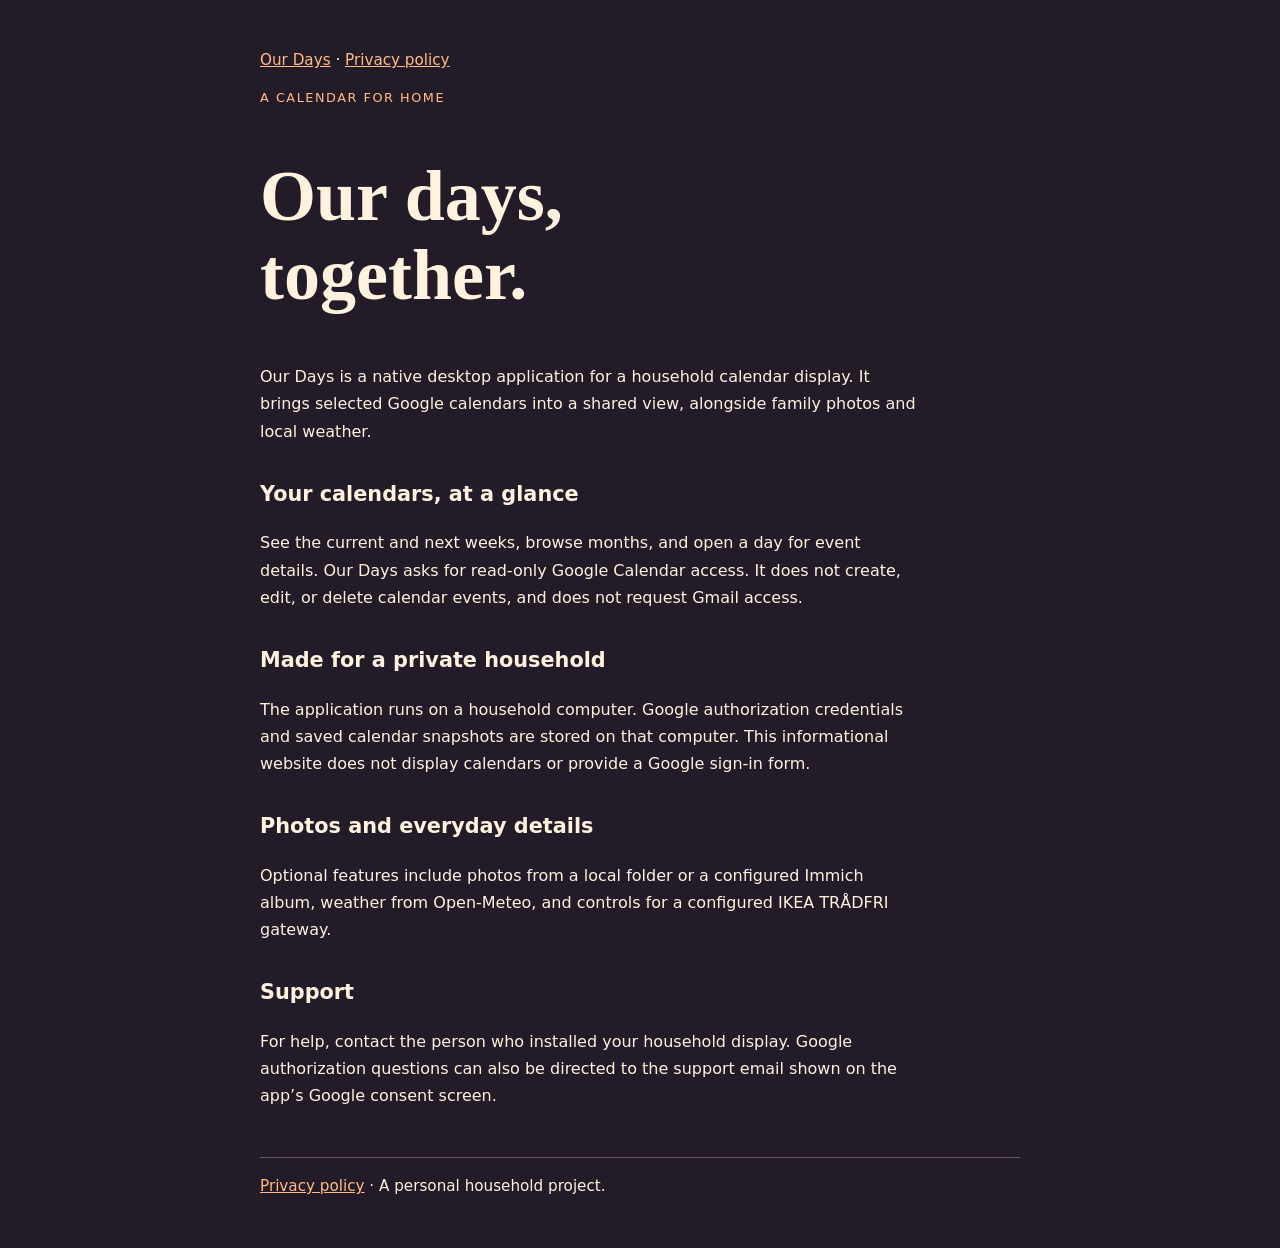
<file: index.html>
<!doctype html>
<html lang="en"><head><meta charset="utf-8"><meta name="viewport" content="width=device-width,initial-scale=1"><title>Our Days — a home calendar</title><meta name="description" content="Our Days is a private household calendar display with read-only Google Calendar access."><link rel="stylesheet" href="styles.css"></head><body>
<nav aria-label="Main navigation"><a href="index.html" aria-current="page">Our Days</a> · <a href="privacy.html">Privacy policy</a></nav>
<main><p class="eyebrow">A calendar for home</p><h1>Our days,<br>together.</h1><p>Our Days is a native desktop application for a household calendar display. It brings selected Google calendars into a shared view, alongside family photos and local weather.</p>
<h2>Your calendars, at a glance</h2><p>See the current and next weeks, browse months, and open a day for event details. Our Days asks for read-only Google Calendar access. It does not create, edit, or delete calendar events, and does not request Gmail access.</p>
<h2>Made for a private household</h2><p>The application runs on a household computer. Google authorization credentials and saved calendar snapshots are stored on that computer. This informational website does not display calendars or provide a Google sign-in form.</p>
<h2>Photos and everyday details</h2><p>Optional features include photos from a local folder or a configured Immich album, weather from Open-Meteo, and controls for a configured IKEA TRÅDFRI gateway.</p>
<h2>Support</h2><p>For help, contact the person who installed your household display. Google authorization questions can also be directed to the support email shown on the app’s Google consent screen.</p>
</main><footer><a href="privacy.html">Privacy policy</a> · A personal household project.</footer></body></html>
</file>
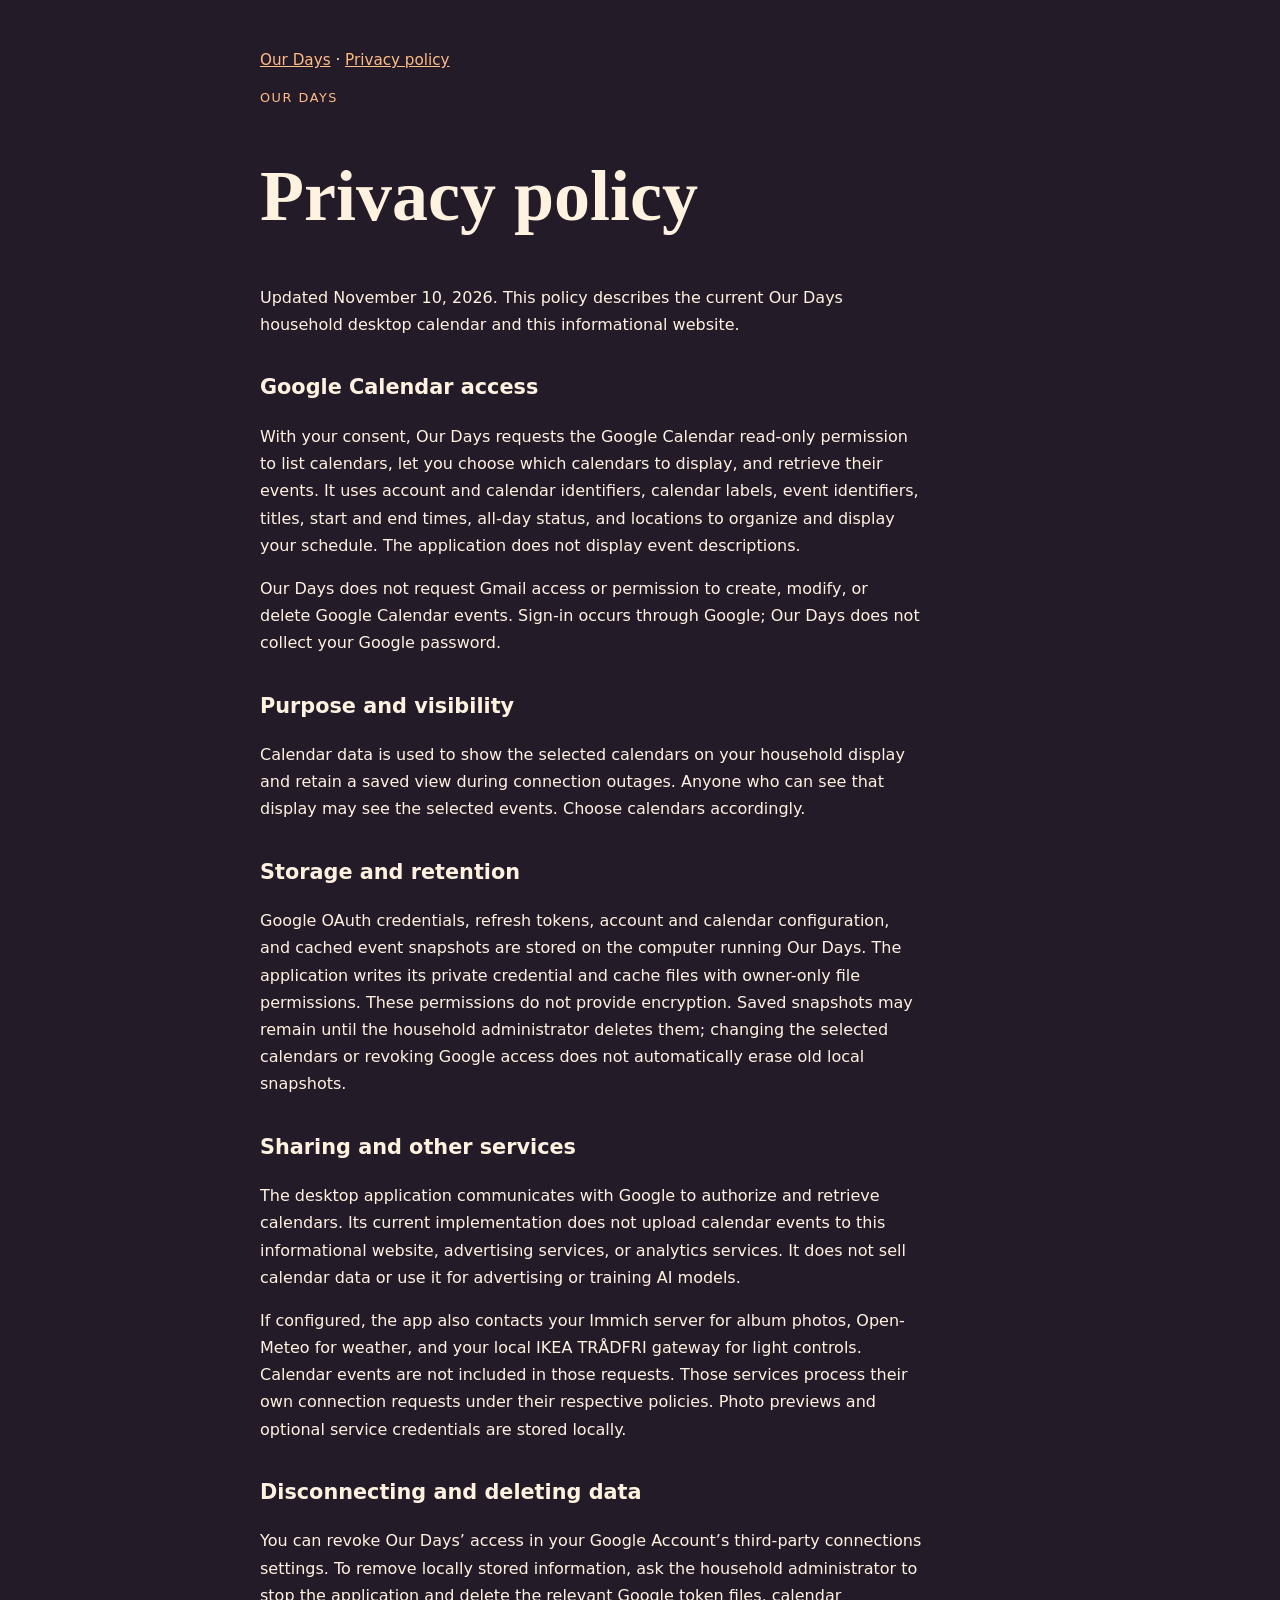
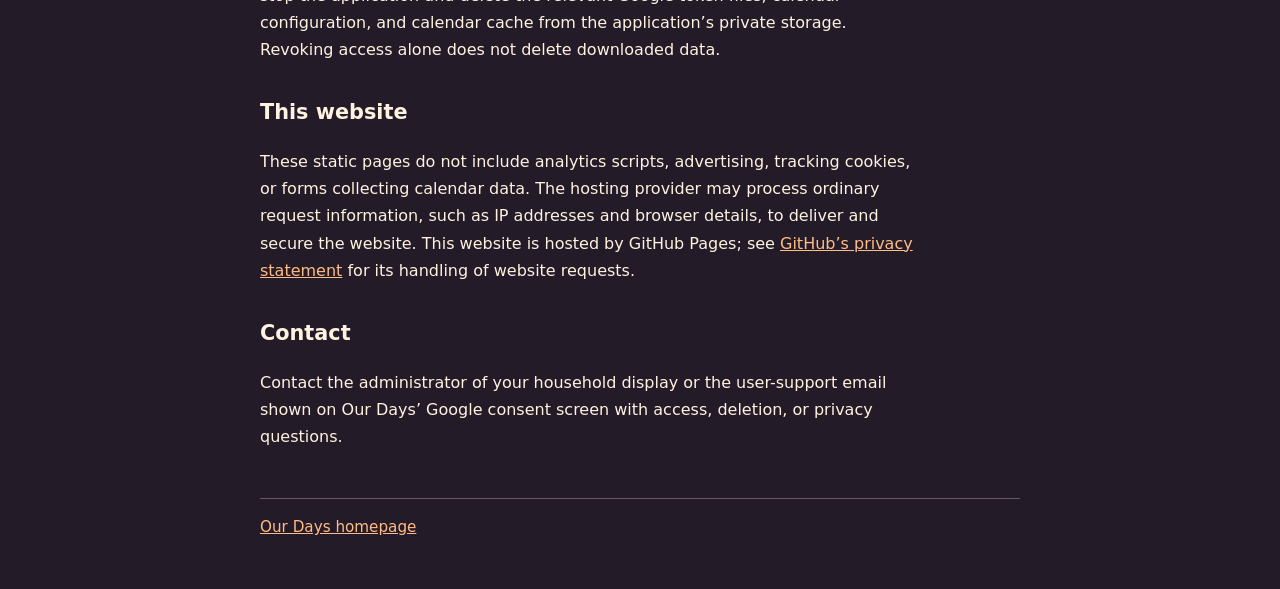
<file: privacy.html>
<!doctype html>
<html lang="en"><head><meta charset="utf-8"><meta name="viewport" content="width=device-width,initial-scale=1"><title>Privacy policy — Our Days</title><meta name="description" content="How the Our Days household calendar uses and stores Google Calendar data."><link rel="stylesheet" href="styles.css"></head><body>
<nav aria-label="Main navigation"><a href="index.html">Our Days</a> · <a href="privacy.html" aria-current="page">Privacy policy</a></nav><main>
<p class="eyebrow">Our Days</p><h1>Privacy policy</h1><p>Updated November 10, 2026. This policy describes the current Our Days household desktop calendar and this informational website.</p>
<h2>Google Calendar access</h2><p>With your consent, Our Days requests the Google Calendar read-only permission to list calendars, let you choose which calendars to display, and retrieve their events. It uses account and calendar identifiers, calendar labels, event identifiers, titles, start and end times, all-day status, and locations to organize and display your schedule. The application does not display event descriptions.</p><p>Our Days does not request Gmail access or permission to create, modify, or delete Google Calendar events. Sign-in occurs through Google; Our Days does not collect your Google password.</p>
<h2>Purpose and visibility</h2><p>Calendar data is used to show the selected calendars on your household display and retain a saved view during connection outages. Anyone who can see that display may see the selected events. Choose calendars accordingly.</p>
<h2>Storage and retention</h2><p>Google OAuth credentials, refresh tokens, account and calendar configuration, and cached event snapshots are stored on the computer running Our Days. The application writes its private credential and cache files with owner-only file permissions. These permissions do not provide encryption. Saved snapshots may remain until the household administrator deletes them; changing the selected calendars or revoking Google access does not automatically erase old local snapshots.</p>
<h2>Sharing and other services</h2><p>The desktop application communicates with Google to authorize and retrieve calendars. Its current implementation does not upload calendar events to this informational website, advertising services, or analytics services. It does not sell calendar data or use it for advertising or training AI models.</p><p>If configured, the app also contacts your Immich server for album photos, Open-Meteo for weather, and your local IKEA TRÅDFRI gateway for light controls. Calendar events are not included in those requests. Those services process their own connection requests under their respective policies. Photo previews and optional service credentials are stored locally.</p>
<h2>Disconnecting and deleting data</h2><p>You can revoke Our Days’ access in your Google Account’s third-party connections settings. To remove locally stored information, ask the household administrator to stop the application and delete the relevant Google token files, calendar configuration, and calendar cache from the application’s private storage. Revoking access alone does not delete downloaded data.</p>
<h2>This website</h2><p>These static pages do not include analytics scripts, advertising, tracking cookies, or forms collecting calendar data. The hosting provider may process ordinary request information, such as IP addresses and browser details, to deliver and secure the website. This website is hosted by GitHub Pages; see <a href="https://docs.github.com/en/site-policy/privacy-policies/github-general-privacy-statement">GitHub’s privacy statement</a> for its handling of website requests.</p>
<h2>Contact</h2><p>Contact the administrator of your household display or the user-support email shown on Our Days’ Google consent screen with access, deletion, or privacy questions.</p>
</main><footer><a href="index.html">Our Days homepage</a></footer></body></html>
</file>
<file: styles.css>
:root{color-scheme:dark;font-family:system-ui,sans-serif;background:#241b29;color:#fff2df}body{max-width:760px;margin:auto;padding:48px 24px;line-height:1.7}nav,footer{font-size:.95rem}a{color:#ffbc85}h1{font:700 clamp(2.5rem,8vw,4.5rem) Georgia,serif;line-height:1.1}h2{margin-top:2rem;font-size:1.3rem}.eyebrow{color:#ffbc85;letter-spacing:.12em;text-transform:uppercase;font-size:.8rem}p,li{max-width:65ch}footer{margin-top:3rem;border-top:1px solid #675466;padding-top:1rem}
</file>
